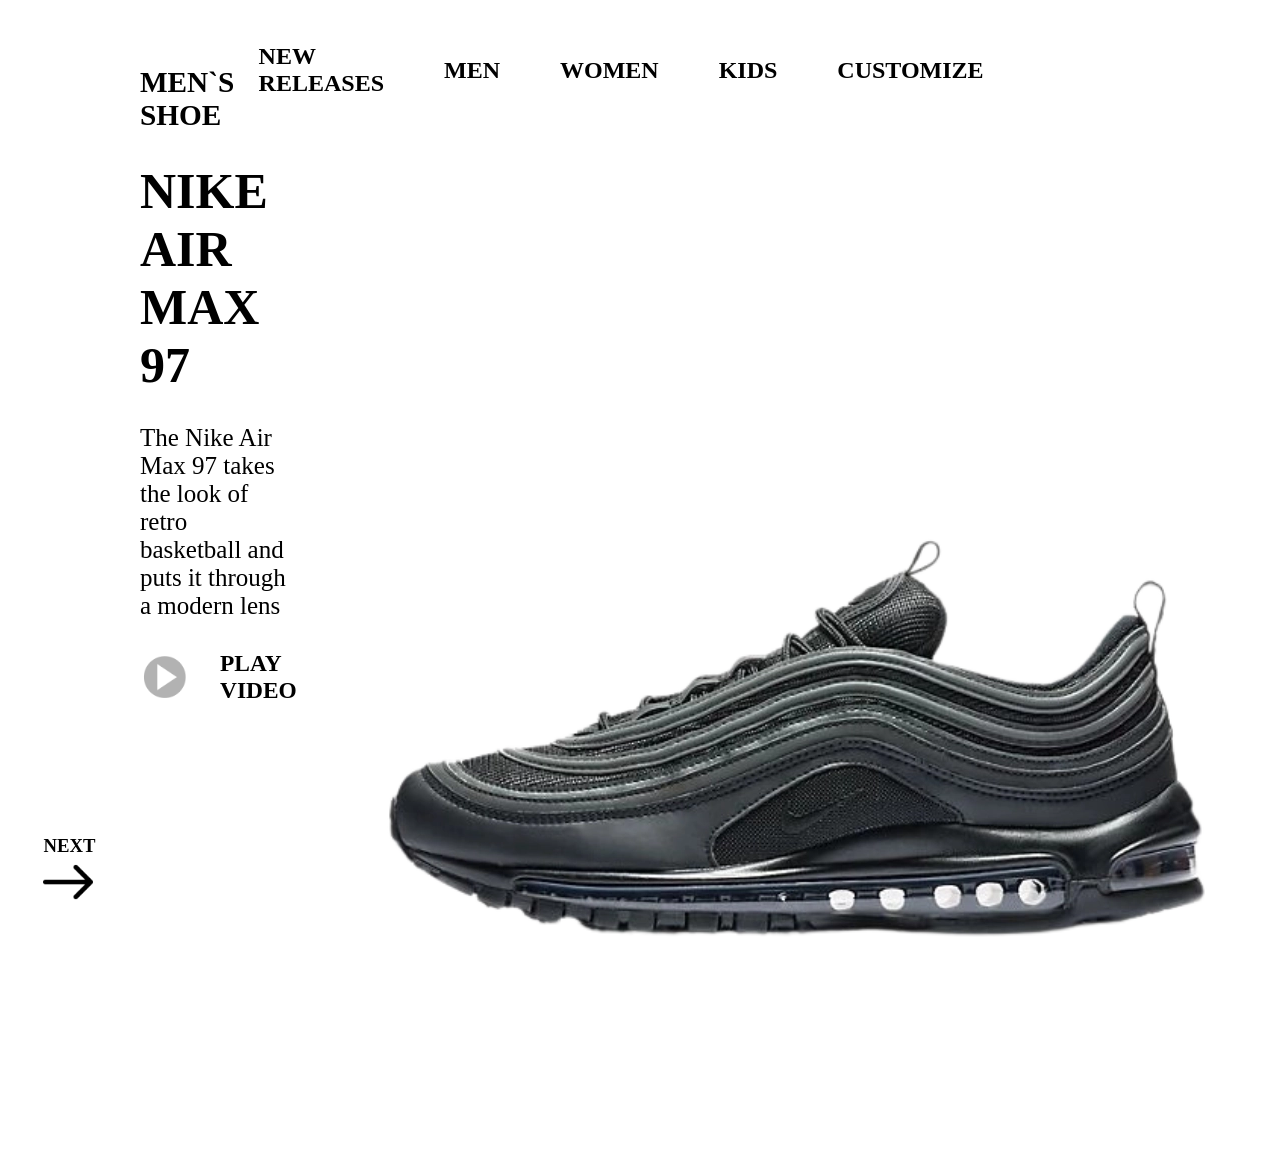
<file: index.html>
<!DOCTYPE html>
<html lang="en">
<head>
    <meta charset="UTF-8">
    <meta name="viewport" content="width=device-width, initial-scale=1.0">
    <link rel="stylesheet" href="style.css">
    <title>teste</title>
</head>
<body>
    <header>
        <div class="logo">
            <img src="Nike-Logo.png" alt="">
        </div>
        <div class="textos">
            <h2>NEW RELEASES</h2>
            <h2>MEN</h2>
            <h2>WOMEN</h2>
            <h2>KIDS</h2>
            <h2>CUSTOMIZE</h2>
        </div>
        <div class="caixafinal">
            <img src="136-1366211_group-of-10-guys-login-user-icon-png.png" alt="">
            <img src="3081986.png" alt="">
        </div>
    </header>
    <main>
        <div class="caixa1">
            <h3>MEN`S SHOE</h3>
            <h1>NIKE AIR MAX 97</h1>
            <p>The Nike Air Max 97 takes the look of retro <br> basketball and puts it through a modern lens</p>
            <div class="play">
                <img src="play-button-icon-png-15.png" alt="">
                <h3>PLAY VIDEO</h3>
            </div>
        </div>
        <div class="caixa2">
            <img id = "imagem-tenis" src="9GJwJddXRJLS5rKQUY4f96EksfxyjUjpfC8XiaMD.webp" alt="">
        </div>
        <div class="caixa3">
            <div class="container1">
                <h3>SELECT SIZE (US)</h3>
                <div class="tamanhos">
                    <div class="tamanho1">
                        <p>8</p>
                        <p>8.5</p>
                        <p>9</p>
                        <p>9.5</p>
                        <p>10</p>
                    </div>
                    <div class="tamanho2">
                        <p>10</p>
                        <p>11</p>
                        <p>11.5</p>
                        <p>12</p>
                        <p>12.5</p>
                    </div>
                </div>
            </div>
            <div class="container2">
            <h3>SELECT COLOR</h3>
                <div class="bolinhas">
                    <div class="bolinha1" data-imagem="1142024132130413.webp"></div>
                    <div class="bolinha2" data-imagem="9GJwJddXRJLS5rKQUY4f96EksfxyjUjpfC8XiaMD.webp"></div>
                    <div class="bolinha3" data-imagem="2092022151556994.webp"></div>
                    <div class="bolinha4" data-imagem="2024120415313943-649.webp"></div>
                </div>
            </div>
        </div>
    </main>
    <footer>
        <div class="bloco1">
            <div class="prev">
                <h3>PREV</h3>
                <a href="index.html"><img src="109618.png" alt=""></a>
            </div>
            <div class="next">
                <h3>NEXT</h3>
                <a href="index2.html"><img src="66831.png" alt=""></a>
            </div>
        </div>
        <div class="cart">
            <h3>ADD TO CART -- $95.97</h3>
        </div>
    </footer>

    <script>
    const imagemTenis = document.getElementById('imagem-tenis');
    const bolinhas = document.querySelectorAll('.bolinhas div');

    bolinhas.forEach(bolinha => {
        bolinha.addEventListener('click', () => {
            const novaImagem = bolinha.getAttribute('data-imagem');
            imagemTenis.src = novaImagem;
        });
    });
</script>
</body>
</html>
</file>
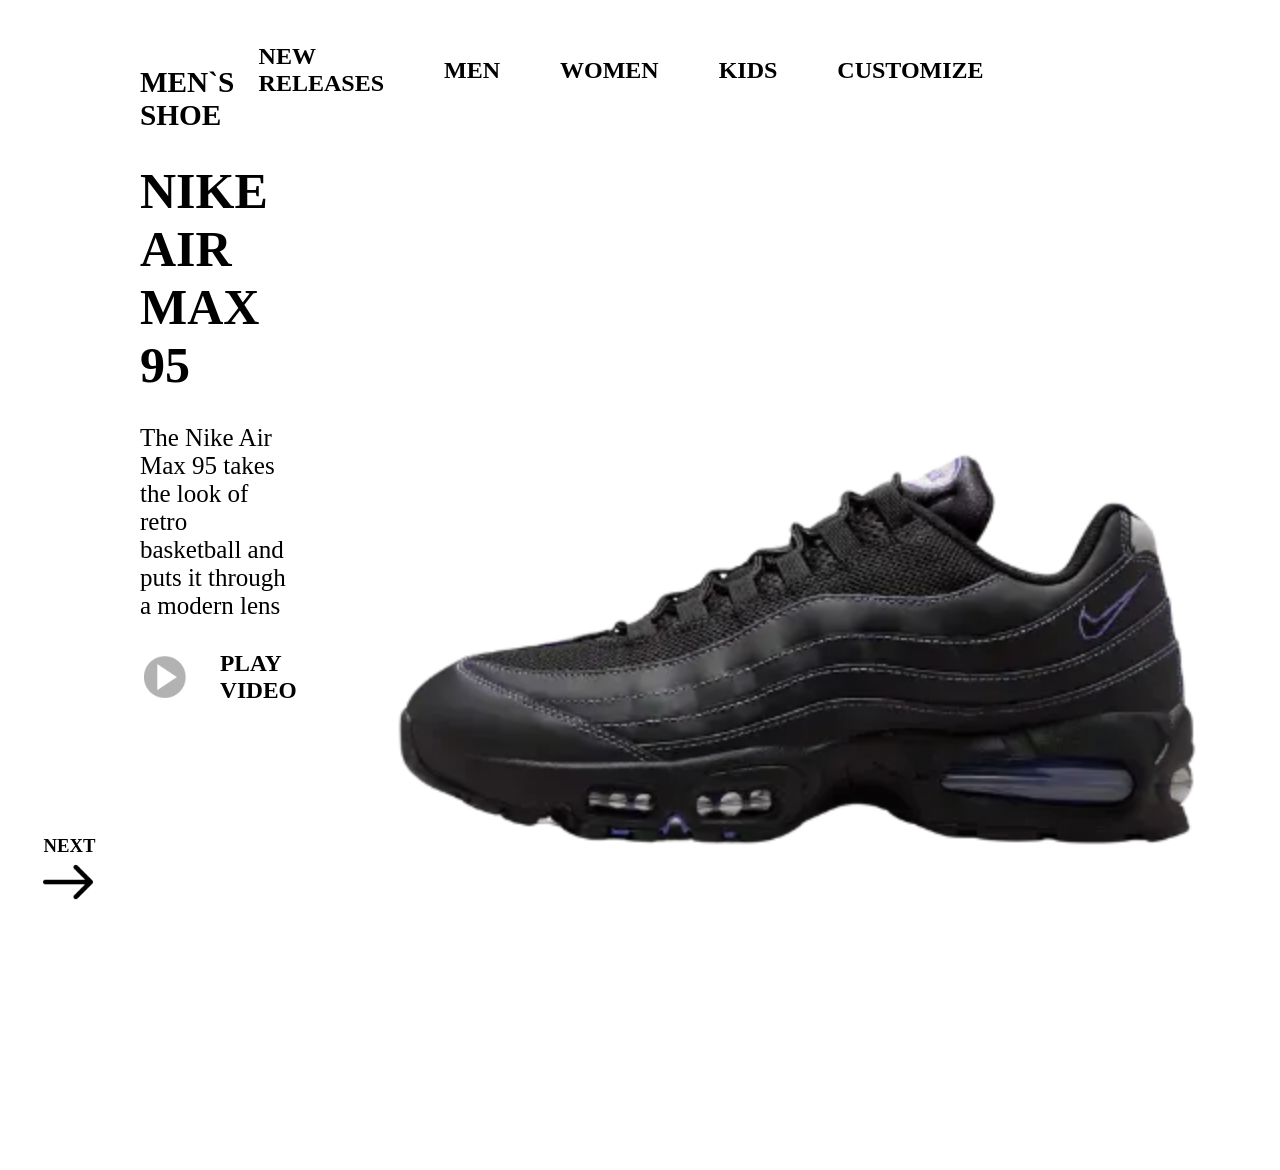
<file: index2.html>
<!DOCTYPE html>
<html lang="en">
<head>
    <meta charset="UTF-8">
    <meta name="viewport" content="width=device-width, initial-scale=1.0">
    <link rel="stylesheet" href="style.css">
    <title>teste</title>
</head>
<body>
    <header>
        <div class="logo">
            <img src="Nike-Logo.png" alt="">
        </div>
        <div class="textos">
            <h2>NEW RELEASES</h2>
            <h2>MEN</h2>
            <h2>WOMEN</h2>
            <h2>KIDS</h2>
            <h2>CUSTOMIZE</h2>
        </div>
        <div class="caixafinal">
            <img src="136-1366211_group-of-10-guys-login-user-icon-png.png" alt="">
            <img src="3081986.png" alt="">
        </div>
    </header>
    <main>
        <div class="caixa1">
            <h3>MEN`S SHOE</h3>
            <h1>NIKE AIR MAX 95</h1>
            <p>The Nike Air Max 95 takes the look of retro <br> basketball and puts it through a modern lens</p>
            <div class="play">
                <img src="play-button-icon-png-15.png" alt="">
                <h3>PLAY VIDEO</h3>
            </div>
        </div>
        <div class="caixa2">
            <img id = "imagem-tenis" src="95p.webp" alt="">
        </div>
        <div class="caixa3">
            <div class="container1">
                <h3>SELECT SIZE (US)</h3>
                <div class="tamanhos">
                    <div class="tamanho1">
                        <p>8</p>
                        <p>8.5</p>
                        <p>9</p>
                        <p>9.5</p>
                        <p>10</p>
                    </div>
                    <div class="tamanho2">
                        <p>10</p>
                        <p>11</p>
                        <p>11.5</p>
                        <p>12</p>
                        <p>12.5</p>
                    </div>
                </div>
            </div>
            <div class="container2">
            <h3>SELECT COLOR</h3>
                <div class="bolinhas">
                    <div class="bolinha1" data-imagem="1522024175125703.webp"></div>
                    <div class="bolinha2" data-imagem="95p.webp"></div>
                    <div class="bolinha3" data-imagem="95a.png"></div>
                    <div class="bolinha4" data-imagem="95y.webp"></div>
                </div>
            </div>
        </div>
    </main>
    <footer>
        <div class="bloco1">
            <div class="prev">
                <h3>PREV</h3>
                <a href="index.html"><img src="109618.png" alt=""></a>
            </div>
            <div class="next">
                <h3>NEXT</h3>
                <img src="66831.png" alt="">
            </div>
        </div>
        <div class="cart">
            <h3>ADD TO CART -- $95.97</h3>
        </div>
    </footer>

    <script>
    const imagemTenis = document.getElementById('imagem-tenis');
    const bolinhas = document.querySelectorAll('.bolinhas div');

    bolinhas.forEach(bolinha => {
        bolinha.addEventListener('click', () => {
            const novaImagem = bolinha.getAttribute('data-imagem');
            imagemTenis.src = novaImagem;
        });
    });
</script>
</body>
</html>
</file>
<file: style.css>
*{
    margin: 0;
    padding: 0;
    box-sizing: border-box;
}

body{
    display: flex;
    flex-direction: column;
    height: 100vh;
    width: 100vw;
    gap: 30px;
}

header{
    margin: 30px;
    display: flex;
    height: 100px;
    width: 100vw;
    flex-direction: row;
    gap: 400px;
    justify-content: center;
}

.logo{
    display: flex;
    position: relative;
    height: 10px;
}
.caixafinal{
    display: flex;
    position: relative;
    gap: 80px;;
}

.textos{
    display: flex;
    position: relative;
    flex-direction: row;
    gap: 60px;
    align-items: center;
    justify-content: center;
}

header img{
    justify-content: start;
    height: 80px;
}

main{
    display: flex;
    position: relative;
    height: 70vh;
}


main img{
    height: 1000px;
    justify-content: center;
}

.play img{
    height: 50px;
}

.caixa1{
    display: flex;
    position: relative;
    bottom: 100px;
    justify-content: center;
    flex-direction: column;
    gap: 30px;
    margin-left: 140px;
    width: 450px;
    font-size: 25px;
}

.caixa2{
    display: flex;
    position: relative;
    width: 1500px;
    justify-content: center;
}

.caixa3{
    display: flex;
    flex-direction: column;
    margin-top: 215px;
    gap: 100px;
    position: relative;
    font-size: 20px;
    width: 400px;
}

.caixa3 h3{
    display: flex;
    justify-content: start;
}

.tamanhos{
    display: flex;
    flex-direction: column;
    gap: 60px;
    
}
.tamanho1, .tamanho2 {
    display: flex;
    gap: 15px; /* Espaçamento entre os botões */
}

.tamanhos p {
    background-color: #ffffff;      /* Fundo branco */
    border: 1px solid #ccc;          /* Borda cinza suave */
    border-radius: 4px;              /* Leve arredondamento nos cantos */
    width: 45px;                     /* Largura fixa do quadrado */
    height: 45px;                    /* Altura fixa do quadrado */
    
    /* Centralização perfeita do texto dentro do quadrado */
    display: flex;
    align-items: center;
    justify-content: center;
    
    font-size: 16px;
    font-weight: bold;
    cursor: pointer;                 /* Mostra a mãozinha ao passar o mouse */
    transition: all 0.2s ease;
}

.play{
    display: flex;
    flex-direction: row;
    align-items: center;
    gap: 30px;
    font-size: 20px;
}

.bolinhas{
    display: flex;
    gap: 20px;
}

.bolinha1{
    border-radius: 50%;
    height: 50px;
    width: 50px;
    background-color: red;
    gap: 30px;
}
.bolinha2{
    border-radius: 50%;
    height: 50px;
    width: 50px;
    background-color: black;
    gap: 30px;
}
.bolinha3{
    border-radius: 50%;
    height: 50px;
    width: 50px;
    background-color: blue;
    gap: 30px;
}
.bolinha4{
    border-radius: 50%;
    height: 50px;
    width: 50px;
    background-color: yellow;
    gap: 30px;
}

.container1{
    display: flex;
    flex-direction: column;
    gap: 30px;
}
.container2{
    display: flex;
    flex-direction: column;
    gap: 30px;
}

footer{
    display: flex;
    height: 30vh;
    gap: 1200px;
    justify-content: center;
    align-items: center;
}

.bloco1{
    display: flex;
    height: 100px;
    width: 300px;
    gap: 60px;
}
.bloco1 img{
    display: flex;
    height: 50px;
    width: 50px;
}

.prev{
    display: flex;
    flex-direction: column;

}

.bolinhas div {
    cursor: pointer;
    transition: transform 0.2s ease;
}

.bolinhas div:hover {
    transform: scale(1.1); /* Dá um leve zoom ao passar o mouse */
}
</file>
